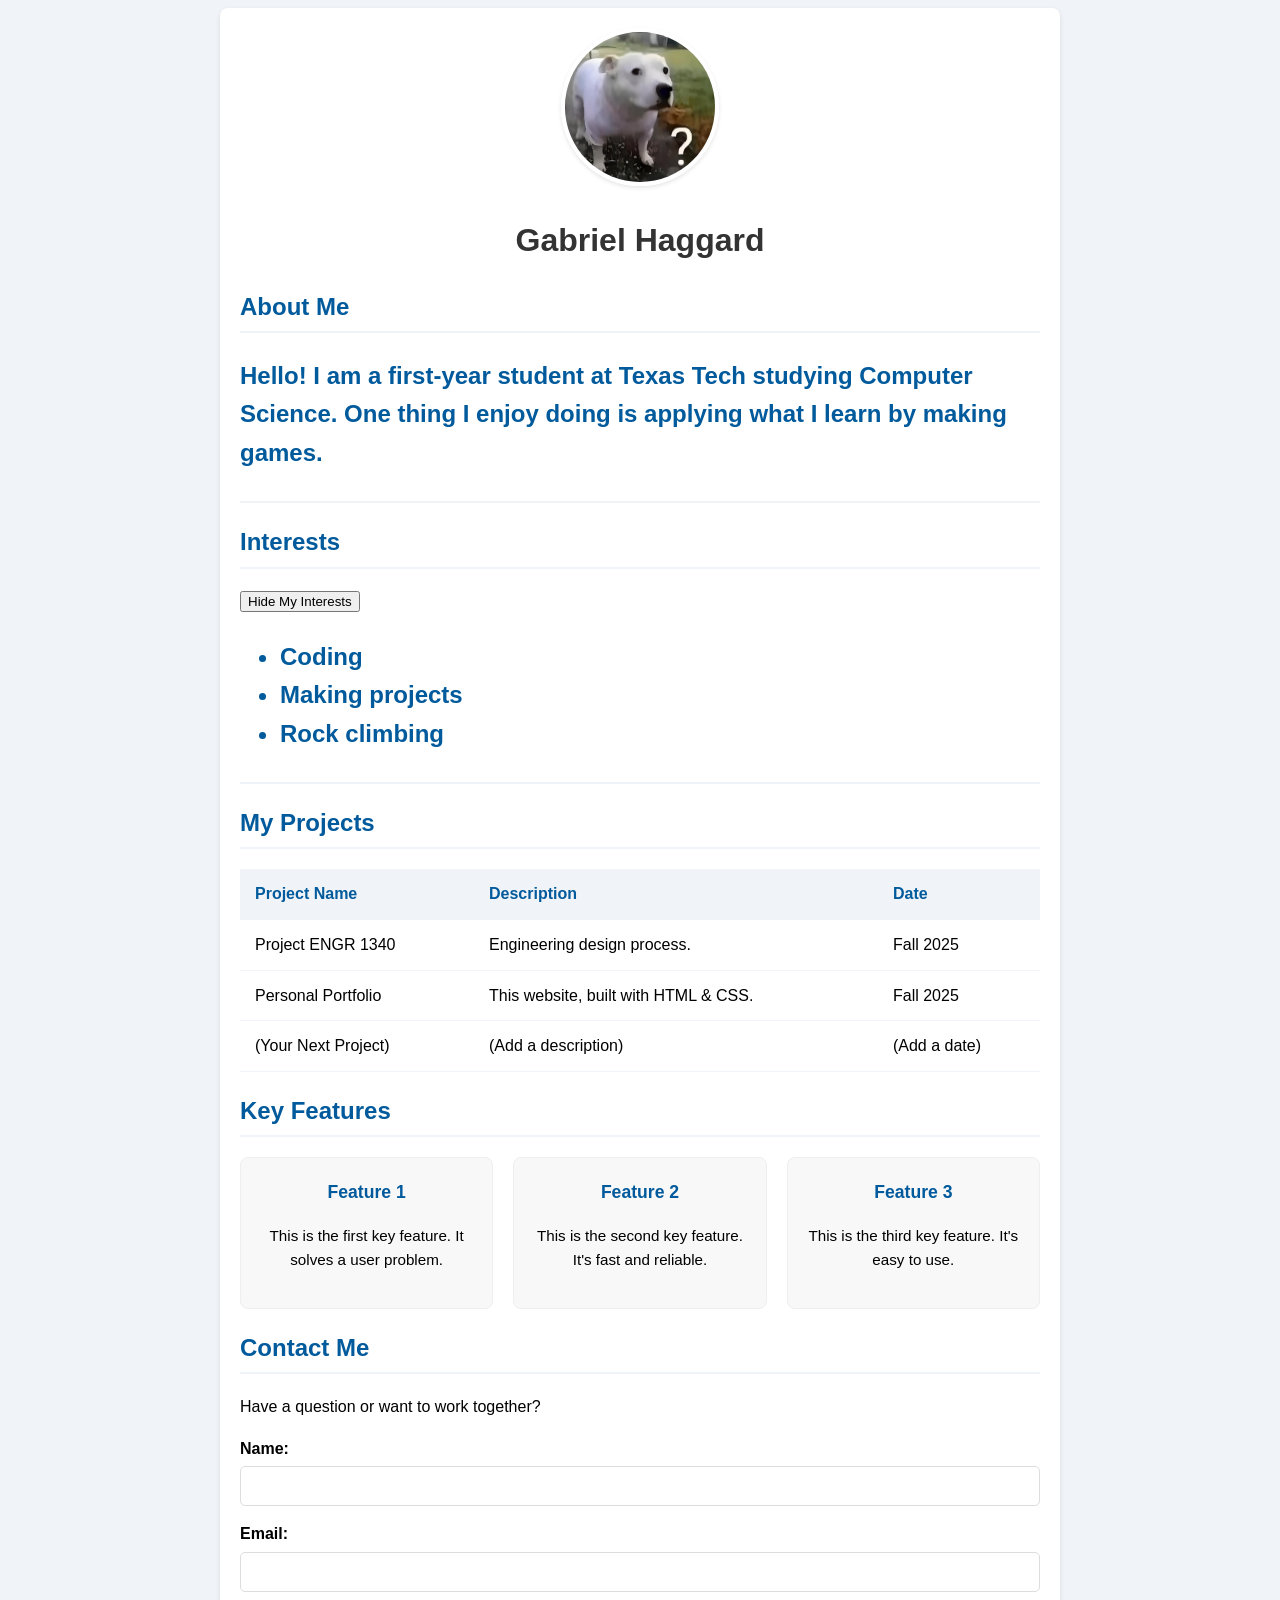
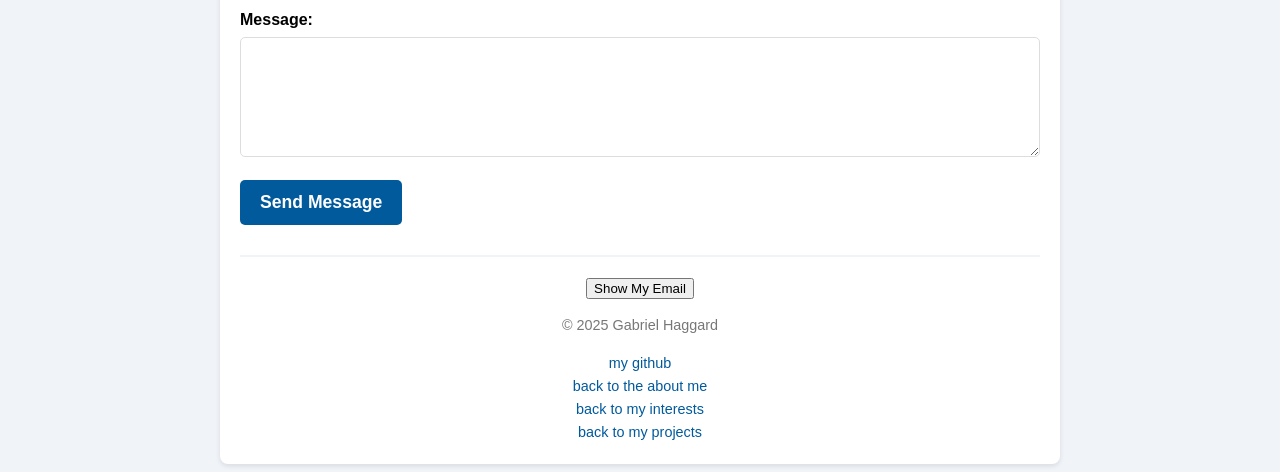
<file: index.html>
<!DOCTYPE html>
<html lang="en">

    <head>

        <meta charset="UTF-8">
        <meta name="viewport" content="width=device-width, initial-scale=1.0">
        <title>test website</title>
        <link rel="stylesheet" href="styles.css">

    </head>

    <body>

        <div class="container">
            <header>
                <img src="Confused-Dog.jpg">
                <h1>Gabriel Haggard</h1>
            </header>
            <main>
                <section class="AboutMe">
                    <h2 id="AboutMe">About Me</h2>
                    <h2>
                        <p>
                            Hello! I am a first-year student at Texas Tech studying Computer Science. One thing I enjoy doing is applying what I learn by making games.
                        </p>
                    </h2>
                </section>
                <section class="Interests">
                    <h2 id="Interests">Interests</h2>
                    <button id="toggle-btn">Hide My Interests</button>
                    <h2>
                        <ul id="interests-list">
                            <li>
                                Coding
                            </li>
                            <li>
                                Making projects
                            </li>
                            <li>
                                Rock climbing
                            </li>
                        </ul>
                    </h2>
                </section>
                <section class="Projects">
                    <h2 id="Projects">My Projects</h2>
                    <table>
                        <thead>
                            <tr>
                                <th>Project Name</th>
                                <th>Description</th>
                                <th>Date</th>
                            </tr>
                        </thead>
                        <tbody>
                            <tr>
                                <td>Project ENGR 1340</td>
                                <td>Engineering design process.</td>
                                <td>Fall 2025</td>
                            </tr>
                            <tr>
                                <td>Personal Portfolio</td>
                                <td>This website, built with HTML & CSS.</td>
                                <td>Fall 2025</td>
                            </tr>
                            <tr>
                                <td>(Your Next Project)</td>
                                <td>(Add a description)</td>
                                <td>(Add a date)</td>
                            </tr>
                        </tbody>
                    </table>
                </section>
                <section class="key-features">
                    <h2>Key Features</h2>
                    <div class="features">
                        <div class="feature-item">
                            <h3>Feature 1</h3>
                            <p>This is the first key feature. It solves a user problem.</p>
                        </div>
                        <div class="feature-item">
                            <h3>Feature 2</h3>
                            <p>This is the second key feature. It's fast and reliable.</p>
                        </div>
                        <div class="feature-item">
                            <h3>Feature 3</h3>
                            <p>This is the third key feature. It's easy to use.</p>
                        </div>
                    </div>
                </section>
                <section class="contact">
                    <h2>Contact Me</h2>
                    <p>Have a question or want to work together?</p>

                    <form action="mailto:gahaggar@ttu.edu" method="POST" enctype="text/plain">
                        <div class="form-group">
                            <label for="name">Name:</label>
                            <input type="text" id="name" name="name">
                        </div>

                        <div class="form-group">
                            <label for="email">Email:</label>
                            <input type="email" id="email" name="email">
                        </div>

                        <div class="form-group">
                            <label for="message">Message:</label>
                            <textarea id="message" name="message"></textarea>
                        </div>

                        <button type="submit" class="submit-button">Send Message</button>
                    </form>
                </section>
            </main>
            <footer>
                <button id="contact-btn">Show My Email</button>
                <p id="email-display" class="hidden">your.email@university.edu</p>
                <p>&copy; 2025 Gabriel Haggard</p>
                <a href="https://github.com/Pottassin" target="blank">my github</a>
                <br>
                <a href="#AboutMe">back to the about me</a>
                <br>
                <a href="#Interests">back to my interests</a>
                <br>
                <a href="#Projects">back to my projects</a>
            </footer>

        </div>
        <script src="main.js"></script>
    </body>

</html>
</file>
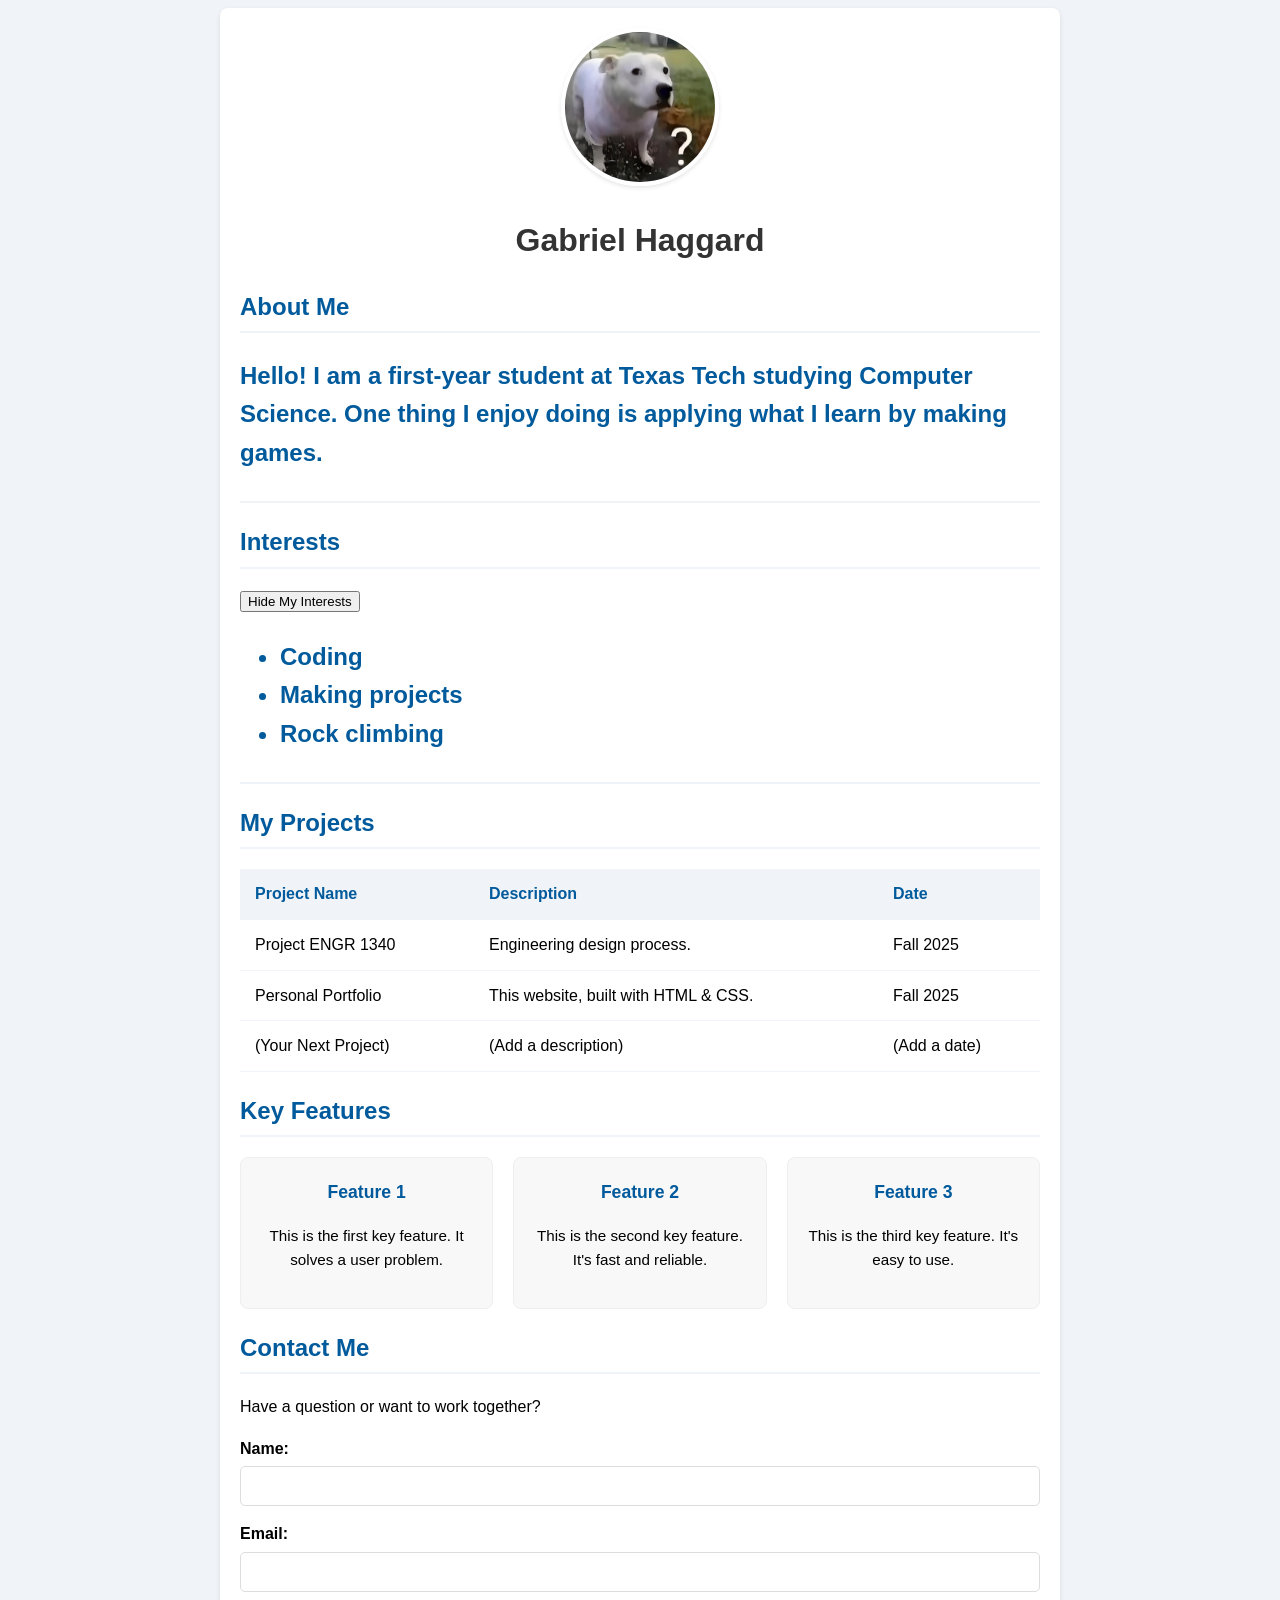
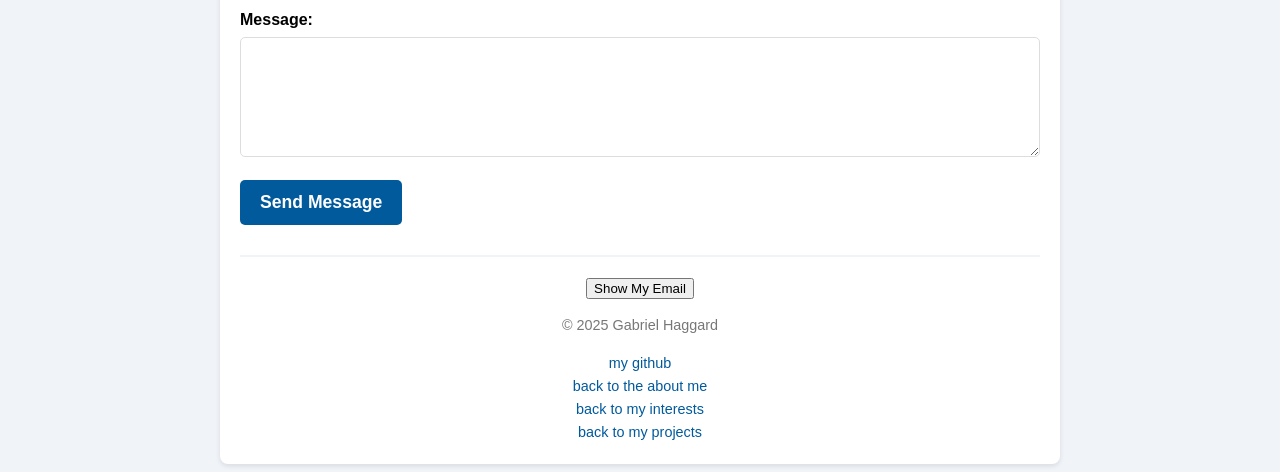
<file: testWebsite.html>
<!DOCTYPE html>
<html lang="en-US">

    <head>

        <meta charset="UTF-8">
        <meta name="viewport" content="width=device-width, initial-scale=1.0">
        <title>test website</title>
        <link rel="stylesheet" href="styles.css">

    </head>

    <body>

        <div class="container">
            <header>
                <img src="Confused-Dog.jpg">
                <h1>Gabriel Haggard</h1>
            </header>
            <main>
                <section class="AboutMe">
                    <h2 id="AboutMe">About Me</h2>
                    <h2>
                        <p>
                            Hello! I am a first-year student at Texas Tech studying Computer Science. One thing I enjoy doing is applying what I learn by making games.
                        </p>
                    </h2>
                </section>
                <section class="Interests">
                    <h2 id="Interests">Interests</h2>
                    <button id="toggle-btn">Hide My Interests</button>
                    <h2>
                        <ul id="interests-list">
                            <li>
                                Coding
                            </li>
                            <li>
                                Making projects
                            </li>
                            <li>
                                Rock climbing
                            </li>
                        </ul>
                    </h2>
                </section>
                <section class="Projects">
                    <h2 id="Projects">My Projects</h2>
                    <table>
                        <thead>
                            <tr>
                                <th>Project Name</th>
                                <th>Description</th>
                                <th>Date</th>
                            </tr>
                        </thead>
                        <tbody>
                            <tr>
                                <td>Project ENGR 1340</td>
                                <td>Engineering design process.</td>
                                <td>Fall 2025</td>
                            </tr>
                            <tr>
                                <td>Personal Portfolio</td>
                                <td>This website, built with HTML & CSS.</td>
                                <td>Fall 2025</td>
                            </tr>
                            <tr>
                                <td>(Your Next Project)</td>
                                <td>(Add a description)</td>
                                <td>(Add a date)</td>
                            </tr>
                        </tbody>
                    </table>
                </section>
                <section class="key-features">
                    <h2>Key Features</h2>
                    <div class="features">
                        <div class="feature-item">
                            <h3>Feature 1</h3>
                            <p>This is the first key feature. It solves a user problem.</p>
                        </div>
                        <div class="feature-item">
                            <h3>Feature 2</h3>
                            <p>This is the second key feature. It's fast and reliable.</p>
                        </div>
                        <div class="feature-item">
                            <h3>Feature 3</h3>
                            <p>This is the third key feature. It's easy to use.</p>
                        </div>
                    </div>
                </section>
                <section class="contact">
                    <h2>Contact Me</h2>
                    <p>Have a question or want to work together?</p>

                    <form action="mailto:gahaggar@ttu.edu" method="POST" enctype="text/plain">
                        <div class="form-group">
                            <label for="name">Name:</label>
                            <input type="text" id="name" name="name">
                        </div>

                        <div class="form-group">
                            <label for="email">Email:</label>
                            <input type="email" id="email" name="email">
                        </div>

                        <div class="form-group">
                            <label for="message">Message:</label>
                            <textarea id="message" name="message"></textarea>
                        </div>

                        <button type="submit" class="submit-button">Send Message</button>
                    </form>
                </section>
            </main>
            <footer>
                <button id="contact-btn">Show My Email</button>
                <p id="email-display" class="hidden">your.email@university.edu</p>
                <p>&copy; 2025 Gabriel Haggard</p>
                <a href="https://github.com/Pottassin" target="blank">my github</a>
                <br>
                <a href="#AboutMe">back to the about me</a>
                <br>
                <a href="#Interests">back to my interests</a>
                <br>
                <a href="#Projects">back to my projects</a>
            </footer>

        </div>
        <script src="main.js"></script>
    </body>

</html>
</file>
<file: styles.css>
body {
    background-color: #f0f4f8;
    font-family: Arial, sans-serif;
    line-height: 1.6;
}

.container {
    width: 800px;
    margin: 0 auto;
    background-color: #ffffff;
    padding: 20px;
    border-radius: 8px;
    box-shadow: 0 2px 5px rgba(0,0,0,0.1);
}
h1 {
    color: #333;
}

h2 {
    color: #005a9c;
    border-bottom: 2px solid #f0f4f8;
    padding-bottom: 5px;
}

header {
    text-align: center; /* Center the header content */
    margin-bottom: 20px;
}

header img {
    width: 150px;
    height: 150px;
    border-radius: 50%; /* This makes the image a circle */
    border: 4px solid #ffffff; 
    box-shadow: 0 2px 4px rgba(0,0,0,0.1); 
}

footer {
    text-align: center;
    margin-top: 30px;
    padding-top: 20px;
    border-top: 2px solid #f0f4f8; /* A line to separate the footer */
    font-size: 0.9em;
    color: #777;
}

footer a {
    color: #005a9c; /* Use the same blue as our h2 */
    text-decoration: none; /* Remove the underline */
}

footer a:hover {
    text-decoration: underline; /* Add underline back on hover */
}

table {
    width: 100%; /* Make the table fill the container */
    border-collapse: collapse; /* Remove ugly space between cells */
    margin-top: 20px;
}

/* Style all table cells (headers and data) */
th, td {
    border-bottom: 1px solid #f0f4f8; /* Light line between rows */
    padding: 12px 15px; /* Add space *inside* the cells */
    text-align: left; /* Align text to the left */
}

/* Style just the header row */
thead th {
    background-color: #f0f4f8; /* Light gray background for header */
    color: #005a9c; /* Blue text for header */
    font-weight: bold;
}

/* Add a hover effect to body rows */
tbody tr:hover {
    background-color: #f8f8f8; /* Highlight row on hover */
}

.features {
    display: flex; /* This is the magic! Tells the div to be a flex container */
    justify-content: space-between; /* Distribute items evenly */
    gap: 20px; /* Add space between items */
    margin-top: 20px;
}

.feature-item {
    background-color: #f8f8f8;
    border: 1px solid #eee;
    border-radius: 8px;
    padding: 20px;
    flex-basis: 32%; /* Each item takes up roughly 1/3 of the space */
    text-align: center;
}

.feature-item h3 {
    margin-top: 0;
    font-size: 1.1em;
    color: #005a9c;
}

.feature-item p {
    font-size: 0.95em;
}

.form-group {
    margin-bottom: 15px;
}

.form-group label {
    display: block; /* Put label on its own line */
    font-weight: bold;
    margin-bottom: 5px;
    font-size: 1.0em;
}

.form-group input,
.form-group textarea {
    width: 100%; /* Make fields fill the container */
    padding: 10px;
    font-size: 1em;
    border-radius: 5px;
    border: 1px solid #ddd;
    box-sizing: border-box; /* Important for 100% width */
}

.form-group textarea {
    min-height: 120px;
    resize: vertical; /* Allow user to resize vertically */
}

.submit-button {
    background-color: #005a9c;
    color: white;
    padding: 12px 20px;
    border: none;
    border-radius: 5px;
    font-size: 1.1em;
    font-weight: bold;
    cursor: pointer;
    transition: background-color 0.2s;
}

.submit-button:hover {
    background-color: #004a80;
}

.hidden {
    display: none;
}
</file>
